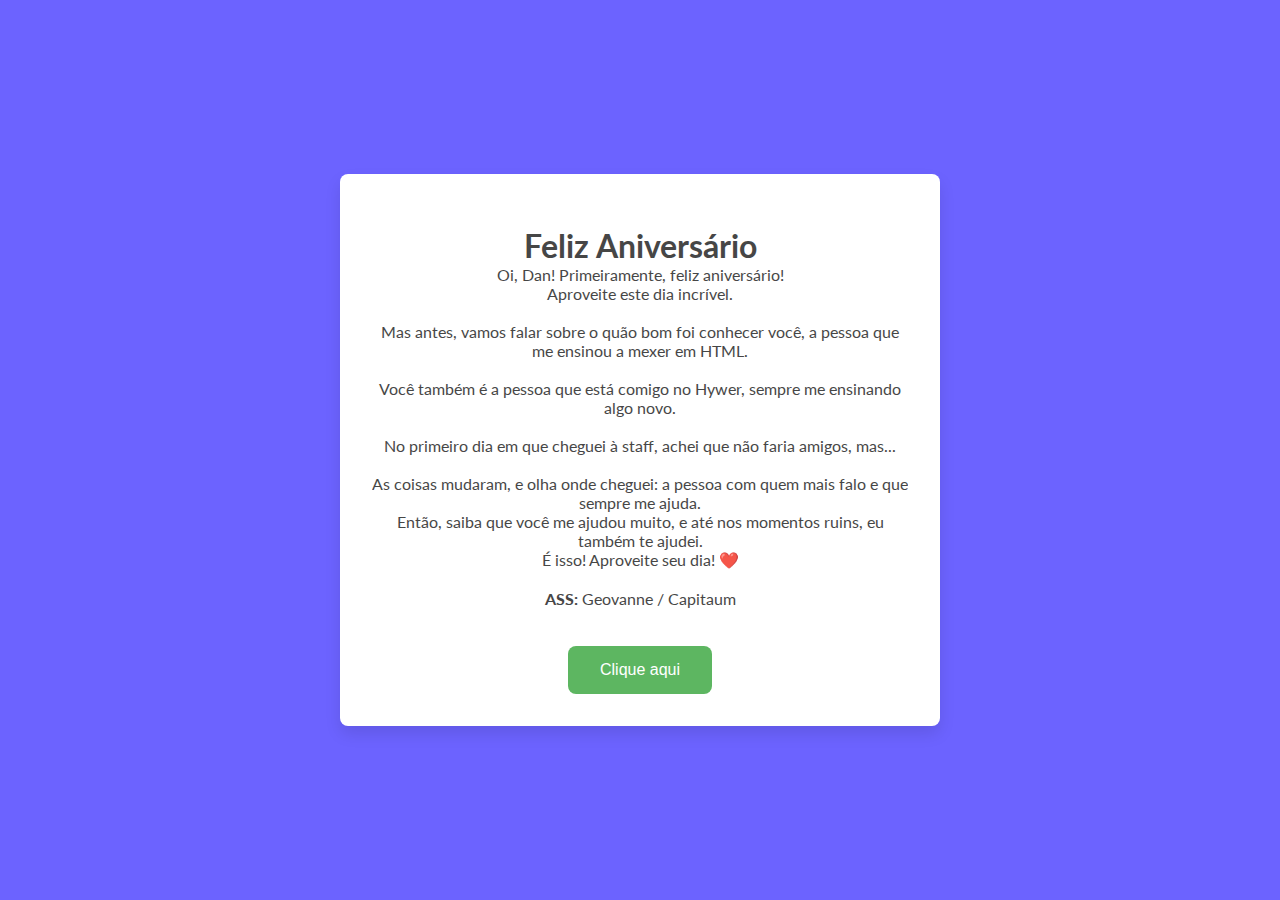
<file: index.html>
<!DOCTYPE html>
<html lang="pt-br">

<head>
  <meta charset="UTF-8">
  <meta name="viewport" content="width=device-width, initial-scale=1.0">
  <link rel="preconnect" href="https://fonts.googleapis.com">
  <link rel="preconnect" href="https://fonts.gstatic.com" crossorigin>
  <link href="https://fonts.googleapis.com/css2?family=Bai+Jamjuree:ital,wght@0,200;0,300;0,400;0,500;0,600;0,700;1,200;1,300;1,400;1,500;1,600;1,700&family=Lato:ital,wght@0,100;0,300;0,400;0,700;0,900;1,100;1,300;1,400;1,700;1,900&family=Roboto:ital,wght@0,100;0,300;0,400;0,500;0,700;0,900;1,100;1,300;1,400;1,500;1,700;1,900&display=swap" rel="stylesheet">
  <link rel="stylesheet" href="styles.css">
  <title>🎂 Feliz Aniversario 🎂</title>
</head>

<body>

  <div class="card">

    <div class="text">
      <h1>Feliz Aniversário</h1>
  <p>Oi, Dan! Primeiramente, feliz aniversário!</p>
<p>Aproveite este dia incrível.</p>
<br>
<p>Mas antes, vamos falar sobre o quão bom foi conhecer você, a pessoa que me ensinou a mexer em HTML.</p>
<br>
<p>Você também é a pessoa que está comigo no Hywer, sempre me ensinando algo novo.</p>
<br>
<p>No primeiro dia em que cheguei à staff, achei que não faria amigos, mas...</p>
<br>
<p>As coisas mudaram, e olha onde cheguei: a pessoa com quem mais falo e que sempre me ajuda.</p>
<p>Então, saiba que você me ajudou muito, e até nos momentos ruins, eu também te ajudei.</p>
<p>É isso! Aproveite seu dia! ❤️</p>
<br>
<p><b>ASS:</b> Geovanne / Capitaum</p>
<br>
<br>
<a href="flores/index.html">
  <button class="meu-botao">Clique aqui</button>
</a>


    </div>



</body>

</html>
</file>
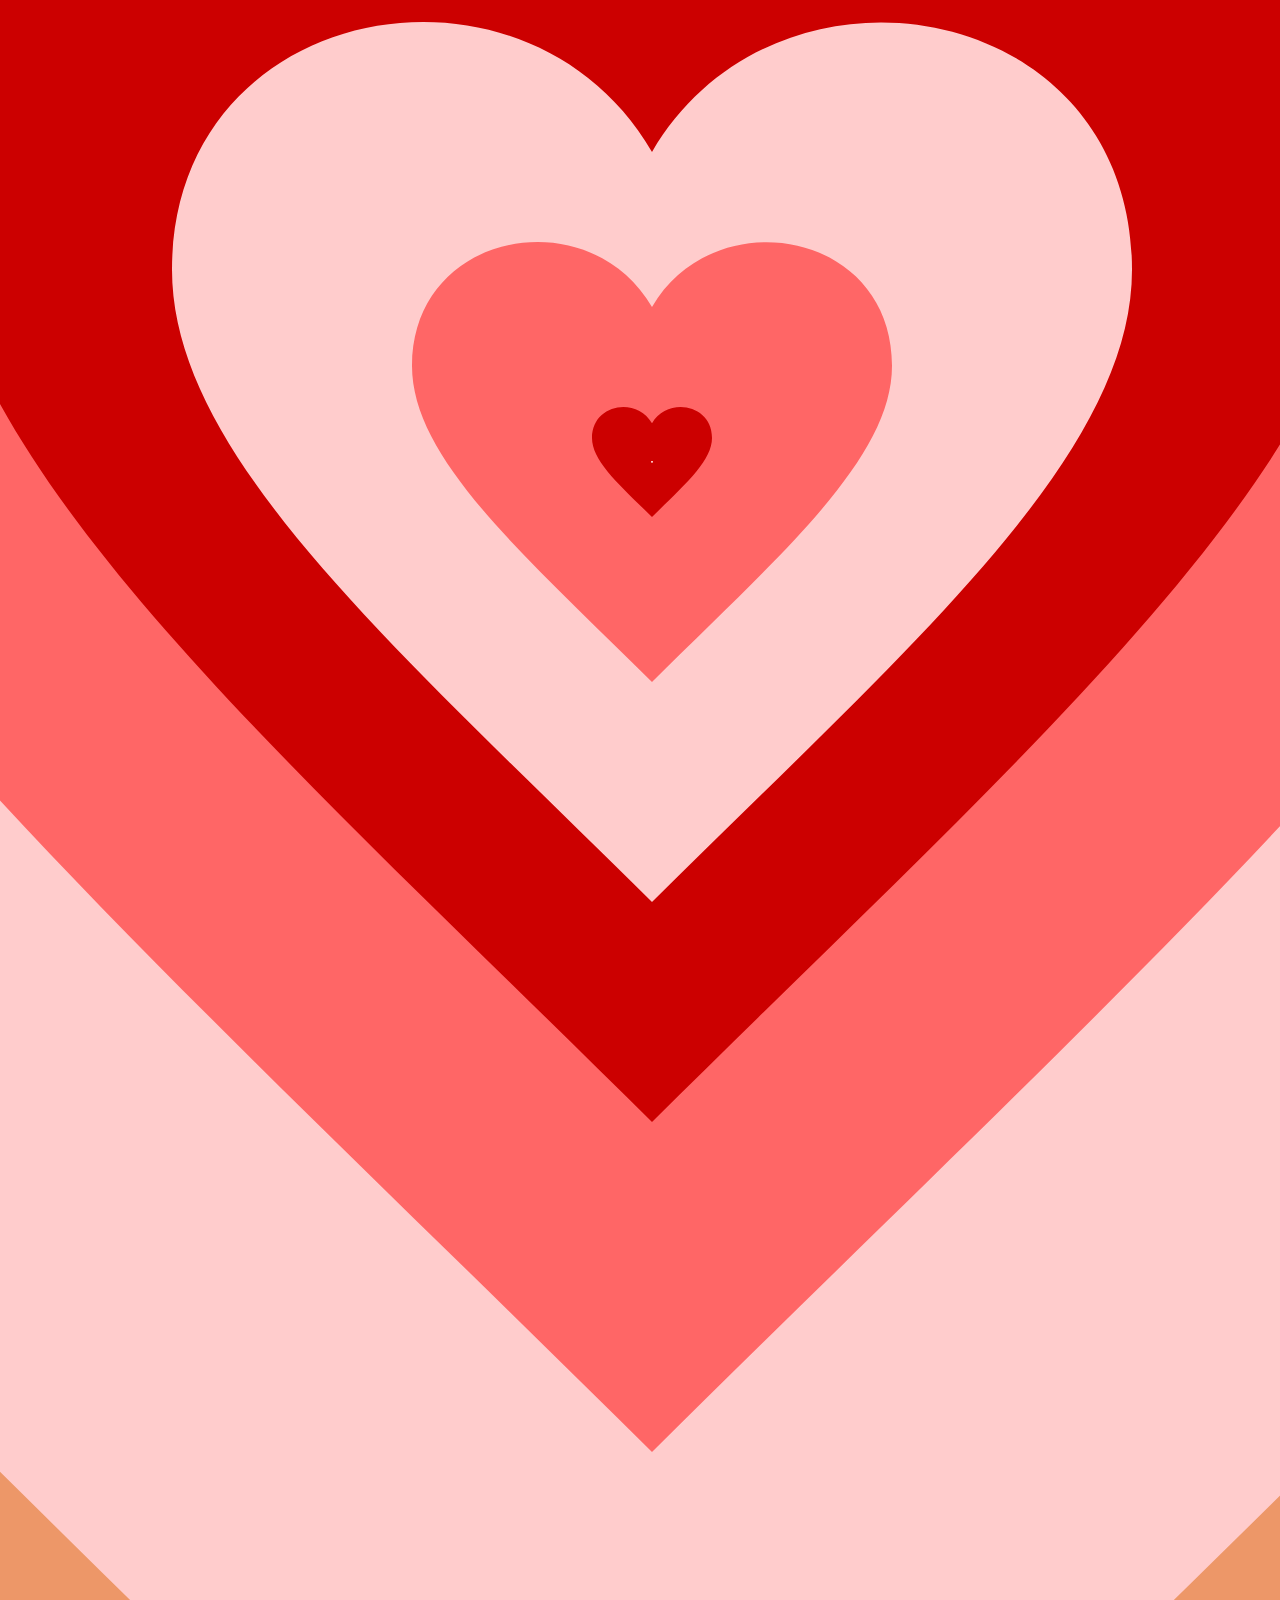
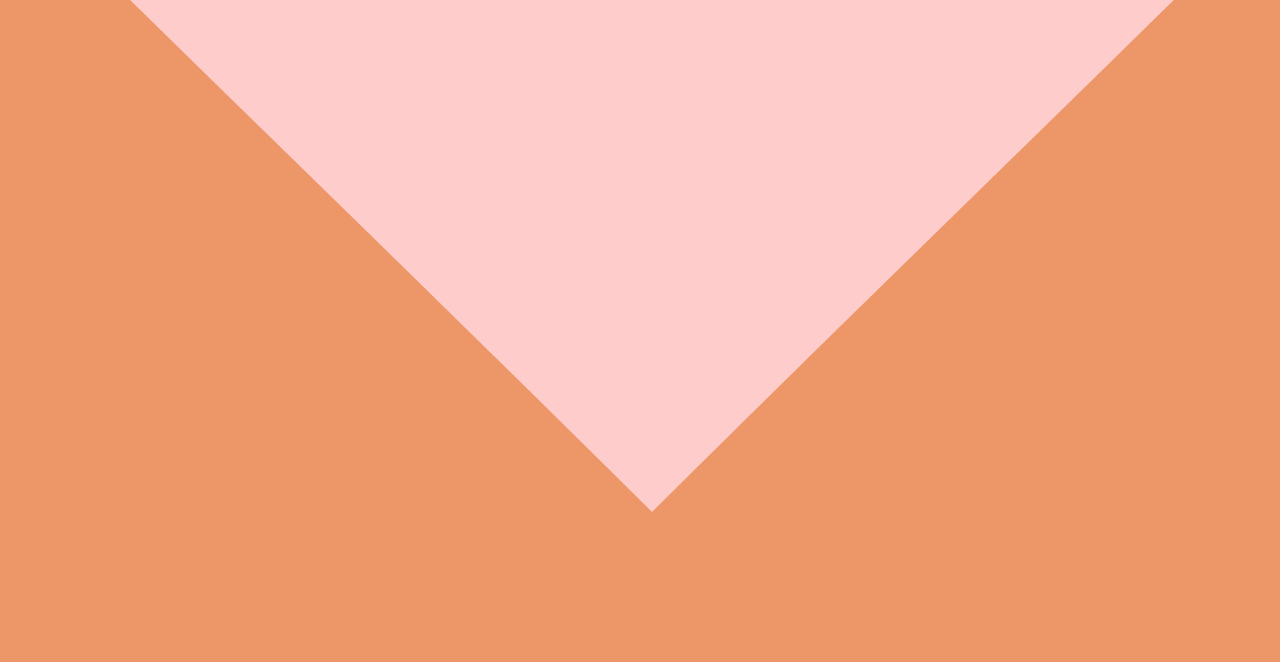
<file: flores/Pt2/pt3/index.html>
<!DOCTYPE html>
<html lang="en">
  <head>
    <meta charset="UTF-8" />
    <meta name="viewport" content="width=device-width, initial-scale=1.0" />
    <title>i love you</title>
    <link rel="stylesheet" href="styles.css" />
  </head>
  <body>
    <div class="heart h0"></div>
    <div class="heart h1"></div>
    <div class="heart h2"></div>
    <div class="heart h3"></div>
    <div class="heart h4"></div>
    <div class="heart h5"></div>
    <div class="heart h6"></div>
  </body>
</html>
</file>
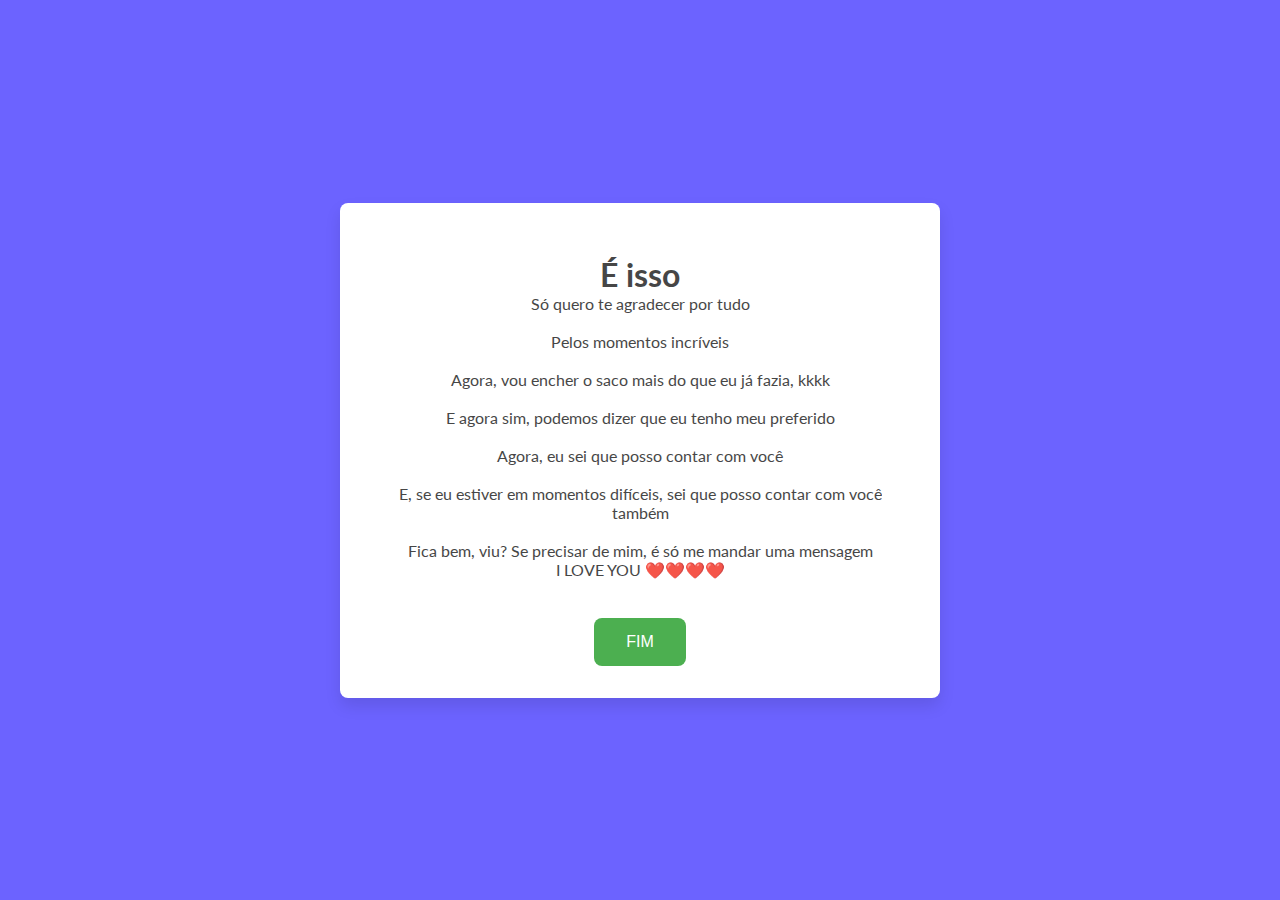
<file: flores/Pt2/Pt2.html>
<!DOCTYPE html>
<html lang="pt-br">

<head>
  <meta charset="UTF-8">
  <meta name="viewport" content="width=device-width, initial-scale=1.0">
  <link rel="preconnect" href="https://fonts.googleapis.com">
  <link rel="preconnect" href="https://fonts.gstatic.com" crossorigin>
  <link href="https://fonts.googleapis.com/css2?family=Bai+Jamjuree:ital,wght@0,200;0,300;0,400;0,500;0,600;0,700;1,200;1,300;1,400;1,500;1,600;1,700&family=Lato:ital,wght@0,100;0,300;0,400;0,700;0,900;1,100;1,300;1,400;1,700;1,900&family=Roboto:ital,wght@0,100;0,300;0,400;0,500;0,700;0,900;1,100;1,300;1,400;1,500;1,700;1,900&display=swap" rel="stylesheet">
  <link rel="stylesheet" href="styles.css">
  <title>🎂 Feliz Aniversario 🎂</title>
</head>

<body>

  <div class="card">

    

    <div class="text">
      <h1>É isso</h1>
  <p></p>
  <p>Só quero te agradecer por tudo</p>
  <br>
  <p>Pelos momentos incríveis</p>
  <br>
  <p>Agora, vou encher o saco mais do que eu já fazia, kkkk</p>
  <br>
  <p>E agora sim, podemos dizer que eu tenho meu preferido</p>
  <br>
  <p>Agora, eu sei que posso contar com você</p>
  <br>
  <p>E, se eu estiver em momentos difíceis, sei que posso contar com você também</p>
  <br>
  <p>Fica bem, viu? Se precisar de mim, é só me mandar uma mensagem</p>
  
<p>I LOVE YOU ❤️❤️❤️❤️ </p>
<br>
<br>


    </div>
    <a href="pt3/index.html">
      <button class="meu-botao">FIM</button>
    </a>


</body>

</html>
</file>
<file: flores/Pt2/pt3/styles.css>
body {background: rgb(237, 151, 104);}

.heart {
  position: absolute;
  left: 50%;
  top: 50%;
  width: 24px;
	height: 24px;
  clip-path: path("M12 4.248c-3.148-5.402-12-3.825-12 2.944 0 4.661 5.571 9.427 12 15.808 6.43-6.381 12-11.147 12-15.808 0-6.792-8.875-8.306-12-2.944z");
}

.h0 {
  background: #ffcccc;
	transform: scale(150);
  animation: move0 linear 2s 0s infinite;
}

.h1 {
  background: #ff6666;
	transform: scale(90);
  animation: move1 linear 2s 0s infinite;
}

.h2 {
  background: #cc0000;
	transform: scale(60);
  animation: move2 linear 2s 0s infinite;
}

.h3 {
	background: #ffcccc;
	transform: scale(40);
  animation: move3 linear 2s 0s infinite;
}

.h4 {
  background: #ff6666;
	transform: scale(20);
  animation: move4 linear 2s 0s infinite;
}

.h5 {
  background: #cc0000;
	transform: scale(5);
  animation: move5 linear 2s 0s infinite;
}

.h6 {
	background: #ffcccc;
	transform: scale(.1);
  animation: move6 linear 2s 0s infinite;
}

@keyframes move0 {
  to {
    transform: scale(180);
    background: #cc0000;
  }
}

@keyframes move1 {
  to {
    transform: scale(150);
    background: #ffcccc;
  }
}

@keyframes move2 {
  to {
    transform: scale(90);
    background: #ff6666;
  }
}

@keyframes move3 {
  to {
    transform: scale(60);
    background: #cc0000;
  }
}

@keyframes move4 {
  to {
    transform: scale(40);
    background: #ffcccc;
  }
}

@keyframes move5 {
  to {
    transform: scale(20);
    background: #ff6666;
  }
}

@keyframes move6 {
  to {
    transform: scale(5);
    background: #cc0000;
  }
}
</file>
<file: styles.css>
/* Resetando margens e preenchimentos padrões para garantir uma estrutura limpa */
* {
    margin: 0;
    padding: 0;
    box-sizing: border-box;
  }
  
  body {
    background: #6c63ff;
    font-family: "Lato", sans-serif;  /* Fonte */
    height: 100vh;  /* Altura total da tela */
    display: flex;  /* Usando flexbox para centralizar */
    justify-content: center;  /* Centraliza horizontalmente */
    align-items: center;  /* Centraliza verticalmente */
    text-align: center;  /* Centraliza o texto */
    color: #fff;
  }
  
  .card {
    background: #fff;  /* Cor de fundo da card */
    border-radius: 8px;  /* Bordas arredondadas */
    box-shadow: 0 8px 16px rgba(0, 0, 0, 0.1);  /* Sombra suave */
    width: 90%;  /* Largura de 90% da tela */
    max-width: 600px;  /* Largura máxima de 600px */
    max-height: 85vh;  /* Limita a altura da card */
    padding: 2em;  /* Espaçamento interno */
    display: flex;  /* Flexbox dentro da card */
    flex-direction: column;  /* Direção dos itens (empilhados) */
    justify-content: center;  /* Centraliza conteúdo verticalmente */
    align-items: center;  /* Centraliza conteúdo horizontalmente */
  }
  
  .card .birthday {
    width: 100%;  /* A imagem ocupa toda a largura da card */
    max-height: 40vh;  /* Limita a altura da imagem */
    object-fit: cover;  /* Garante que a imagem cubra a área sem distorcer */
    margin-bottom: 20px;  /* Espaço abaixo da imagem */
  }
  
  .card .text {
    color: #333;  /* Cor do texto */
    opacity: 0.9;  /* Opacidade suave */
    margin-top: 20px;  /* Margem superior no texto */
  }
  
  .card .space {
    height: 50px;  /* Espaço adicional */
  }
  
  .muted {
    color: #666;  /* Cor mais clara para o nome */
    font-size: 1.2em;  /* Tamanho maior para o nome */
    margin-top: 1em;  /* Espaçamento no topo */
  }
  
  @media (max-width: 600px) {
    .card {
      width: 95%;  /* Faz a card ocupar 95% da largura em telas pequenas */
      padding: 1.5em;  /* Ajuste no padding */
    }
  
    .card .birthday {
      max-height: 35vh;  /* Ajusta a altura da imagem em telas menores */
    }
  }
  
  @keyframes fadeIn {
    from {
      opacity: 0;
    }
    to {
      opacity: 1;
    }
  }
  
  body.play-music {
    animation: fadeIn 2s ease-in-out;
  }
  
/* Estilo para o botão */
.meu-botao {
  background-color: #4CAF50; /* Cor de fundo verde */
  color: white; /* Cor do texto */
  border: none; /* Remove a borda padrão */
  padding: 15px 32px; /* Espaçamento interno (padding) */
  text-align: center; /* Alinha o texto no centro */
  text-decoration: none; /* Remove o sublinhado do texto */
  display: inline-block; /* Faz o botão se ajustar ao conteúdo */
  font-size: 16px; /* Tamanho da fonte */
  border-radius: 8px; /* Bordas arredondadas */
  cursor: pointer; /* Muda o cursor ao passar sobre o botão */
  transition: background-color 0.3s, transform 0.2s; /* Efeito de transição suave */
}

.meu-botao:hover {
  background-color: #45a049; /* Muda a cor de fundo ao passar o mouse */
  transform: scale(1.05); /* Efeito de aumento (zoom) ao passar o mouse */
}

.meu-botao:active {
  background-color: #388e3c; /* Cor de fundo quando o botão é pressionado */
}
</file>
<file: flores/Pt2/styles.css>
/* Resetando margens e preenchimentos padrões para garantir uma estrutura limpa */
* {
    margin: 0;
    padding: 0;
    box-sizing: border-box;
  }
  
  body {
    background: #6c63ff;
    font-family: "Lato", sans-serif;  /* Fonte */
    height: 100vh;  /* Altura total da tela */
    display: flex;  /* Usando flexbox para centralizar */
    justify-content: center;  /* Centraliza horizontalmente */
    align-items: center;  /* Centraliza verticalmente */
    text-align: center;  /* Centraliza o texto */
    color: #fff;
  }
  
  .card {
    background: #fff;  /* Cor de fundo da card */
    border-radius: 8px;  /* Bordas arredondadas */
    box-shadow: 0 8px 16px rgba(0, 0, 0, 0.1);  /* Sombra suave */
    width: 90%;  /* Largura de 90% da tela */
    max-width: 600px;  /* Largura máxima de 600px */
    max-height: 85vh;  /* Limita a altura da card */
    padding: 2em;  /* Espaçamento interno */
    display: flex;  /* Flexbox dentro da card */
    flex-direction: column;  /* Direção dos itens (empilhados) */
    justify-content: center;  /* Centraliza conteúdo verticalmente */
    align-items: center;  /* Centraliza conteúdo horizontalmente */
  }
  
  .card .birthday {
    width: 100%;  /* A imagem ocupa toda a largura da card */
    max-height: 40vh;  /* Limita a altura da imagem */
    object-fit: cover;  /* Garante que a imagem cubra a área sem distorcer */
    margin-bottom: 20px;  /* Espaço abaixo da imagem */
  }
  
  .card .text {
    color: #333;  /* Cor do texto */
    opacity: 0.9;  /* Opacidade suave */
    margin-top: 20px;  /* Margem superior no texto */
  }
  
  .card .space {
    height: 50px;  /* Espaço adicional */
  }
  
  .muted {
    color: #666;  /* Cor mais clara para o nome */
    font-size: 1.2em;  /* Tamanho maior para o nome */
    margin-top: 1em;  /* Espaçamento no topo */
  }
  
  @media (max-width: 600px) {
    .card {
      width: 95%;  /* Faz a card ocupar 95% da largura em telas pequenas */
      padding: 1.5em;  /* Ajuste no padding */
    }
  
    .card .birthday {
      max-height: 35vh;  /* Ajusta a altura da imagem em telas menores */
    }
  }
  
  @keyframes fadeIn {
    from {
      opacity: 0;
    }
    to {
      opacity: 1;
    }
  }
  
  body.play-music {
    animation: fadeIn 2s ease-in-out;
  }
  
/* Estilo para o botão */
.meu-botao {
  background-color: #4CAF50; /* Cor de fundo verde */
  color: white; /* Cor do texto */
  border: none; /* Remove a borda padrão */
  padding: 15px 32px; /* Espaçamento interno (padding) */
  text-align: center; /* Alinha o texto no centro */
  text-decoration: none; /* Remove o sublinhado do texto */
  display: inline-block; /* Faz o botão se ajustar ao conteúdo */
  font-size: 16px; /* Tamanho da fonte */
  border-radius: 8px; /* Bordas arredondadas */
  cursor: pointer; /* Muda o cursor ao passar sobre o botão */
  transition: background-color 0.3s, transform 0.2s; /* Efeito de transição suave */
}

.meu-botao:hover {
  background-color: #45a049; /* Muda a cor de fundo ao passar o mouse */
  transform: scale(1.05); /* Efeito de aumento (zoom) ao passar o mouse */
}

.meu-botao:active {
  background-color: #388e3c; /* Cor de fundo quando o botão é pressionado */
}

.tenor-gif-embed a {
  display: inline-block;
  text-decoration: none;    /* Remove o sublinhado do link */
  color: #4CAF50;           /* Cor do link */
  font-size: 16px;          /* Tamanho da fonte */
  margin-top: 10px;         /* Espaçamento acima do link */
  text-align: center;       /* Centraliza o link abaixo do gif */
}

.tenor-gif-embed a:hover {
  color: #388E3C; /* Cor do link quando passa o mouse */
}

.tenor-gif-embed iframe {
  border: none;
  width: 100%;              /* Faz o gif ocupar toda a largura disponível */
  height: auto;             /* Ajusta a altura proporcionalmente */
  max-width: 100%;          /* Garantir que o gif não ultrapasse a largura do container */
}

/* Responsividade: Ajuste do tamanho do gif */
@media (max-width: 768px) {
  .tenor-gif-embed {
    width: 100%;            /* Faz o gif ocupar a largura total em dispositivos menores */
    padding: 10px 5px;      /* Ajusta o padding em telas menores */
  }

  .tenor-gif-embed iframe {
    width: 100%;
    height: 300px;          /* Ajusta a altura do gif em telas menores */
  }
}
</file>
